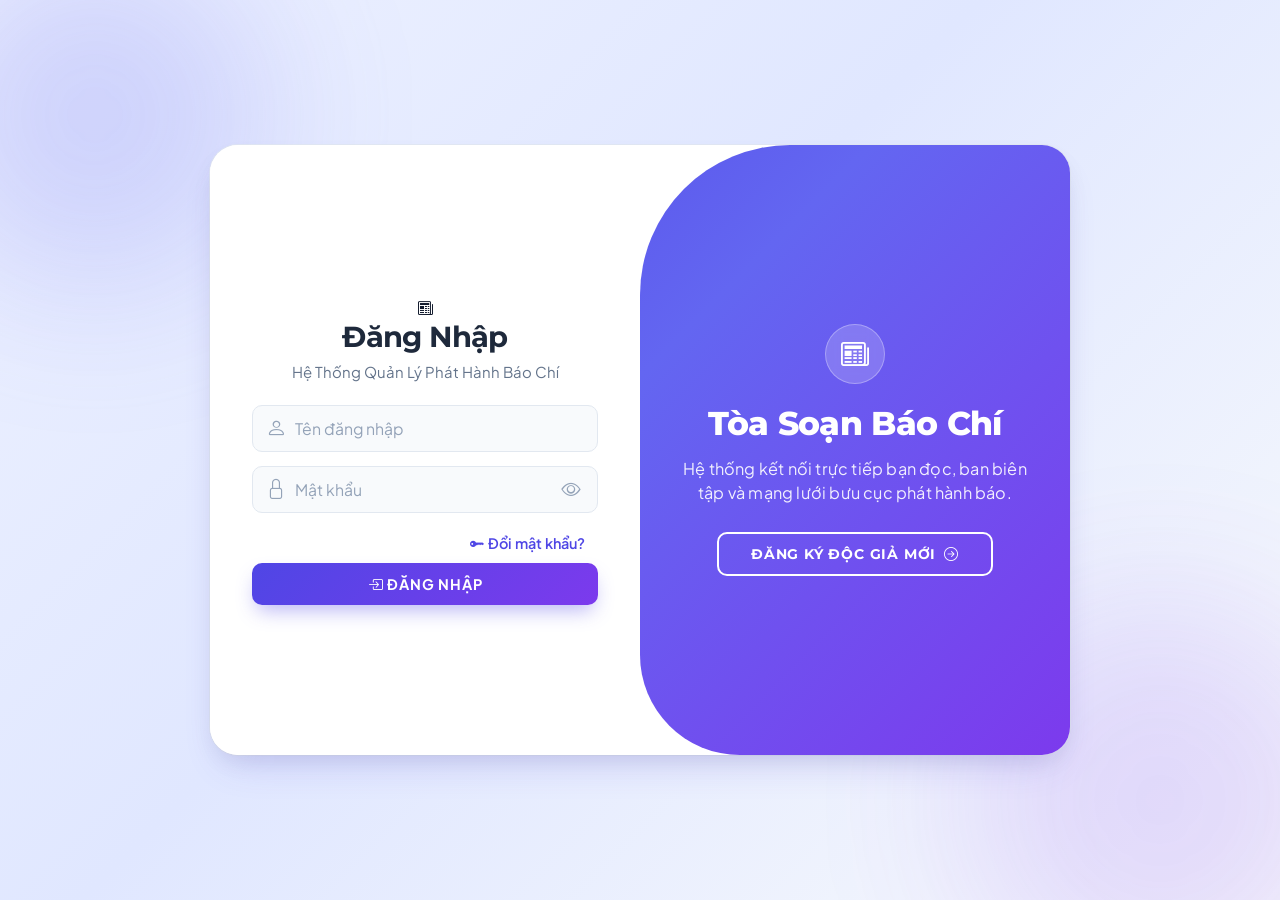
<file: frontend/index.html>
<!DOCTYPE html>
<html lang="vi">
<head>
  <meta charset="UTF-8" />
  <meta name="viewport" content="width=device-width, initial-scale=1.0" />
  <meta name="description" content="Hệ thống Quản lý Phát hành Báo chí & Tạp chí" />
  <title>Đang chuyển hướng... - Quản lý Phát hành Báo chí</title>
  <link rel="icon" href="data:image/svg+xml,<svg xmlns='http://www.w3.org/2000/svg' viewBox='0 0 16 16' fill='%232563eb'><path d='M2 1a1 1 0 0 0-1 1v12a1 1 0 0 0 1 1h12a1 1 0 0 0 1-1V2a1 1 0 0 0-1-1H2zm12-1a2 2 0 0 1 2 2v12a2 2 0 0 1-2 2H2a2 2 0 0 1-2-2V2a2 2 0 0 1 2-2h12z'/><path d='M3.5 3h9a.5.5 0 0 1 0 1h-9a.5.5 0 0 1 0-1zm0 2h9a.5.5 0 0 1 0 1h-9a.5.5 0 0 1 0-1zm0 2h5a.5.5 0 0 1 0 1h-5a.5.5 0 0 1 0-1zm0 2h5a.5.5 0 0 1 0 1h-5a.5.5 0 0 1 0-1zm0 2h9a.5.5 0 0 1 0 1h-9a.5.5 0 0 1 0-1z'/></svg>" />
  <link rel="stylesheet" href="css/chung.css" />
  <link rel="stylesheet" href="css/bo-cuc.css" />
  <script>
    (function() {
      try {
        var raw = sessionStorage.getItem('current_user') || sessionStorage.getItem('nguoi_dung_hien_tai');
        if (raw && JSON.parse(raw)) {
          window.location.replace('trang/tong-quan.html');
        } else {
          window.location.replace('trang/dang-nhap.html');
        }
      } catch (e) {
        window.location.replace('trang/dang-nhap.html');
      }
    })();
  </script>
</head>
<body>
  <main class="can-giua-toan-man" style="display: flex; justify-content: center; align-items: center; min-height: 100vh; background: #f8fafc; font-family: 'Inter', sans-serif;">
    <div class="the the-chuyen-huong van-ban-trung" style="background: #ffffff; padding: 2rem 3rem; border-radius: 1rem; box-shadow: 0 10px 25px -5px rgba(0,0,0,0.1); text-align: center;">
      <div class="quay-vong can-giua" style="width: 48px; height: 48px; border: 4px solid #e2e8f0; border-top-color: #4f46e5; border-radius: 50%; animation: spin 1s linear infinite; margin: 0 auto 1.5rem auto;"></div>
      <h1 class="tieu-de-chuyen-huong" style="font-size: 1.5rem; font-weight: 700; color: #1e293b; margin-bottom: 0.5rem;">Hệ Thống Quản Lý Phát Hành Báo Chí</h1>
      <p class="mo-ta-chuyen-huong" style="color: #64748b; font-size: 0.95rem;">Đang tải và chuyển hướng tới giao diện làm việc...</p>
    </div>
  </main>
  <style>
    @keyframes spin { to { transform: rotate(360deg); } }
  </style>
</body>
</html>
</file>
<file: frontend/css/chung.css>
@charset "UTF-8";
/* ============================================================
   Chống chớp giao diện (FOUC) khi tải hoặc chuyển trang AngularJS
   ============================================================ */
[ng\:cloak], [ng-cloak], [data-ng-cloak], [x-ng-cloak], .ng-cloak, .x-ng-cloak {
  display: none !important;
}

body:not([ng-cloak]) {
  animation: xuatHienTrang 0.15s ease-out;
}

@keyframes xuatHienTrang {
  from {
    opacity: 0;
    transform: translateY(2px);
  }
  to {
    opacity: 1;
    transform: translateY(0);
  }
}

/* ============================================================
   chung.css — Biến CSS, reset và kiểu toàn cục
   Hệ Thống Quản Lý Phát Hành Báo Chí & Tạp Chí
   ============================================================ */

@import url('https://fonts.googleapis.com/css2?family=Inter:wght@300;400;500;600;700;800&display=swap');

/* ── Biến CSS Design System ── */
:root {
  /* Màu chủ đạo (Indigo & Electric Blue) */
  --mau-chinh: #4f46e5;
  --mau-chinh-hover: #4338ca;
  --mau-chinh-dam: #3730a3;
  --mau-chinh-nhat: #e0e7ff;
  --mau-chinh-sang: #eef2ff;
  --mau-chinh-glow: rgba(79, 70, 229, 0.25);

  /* Màu bổ trợ & trạng thái hiện đại */
  --mau-thanh-cong: #10b981;
  --mau-thanh-cong-hover: #059669;
  --mau-thanh-cong-nhat: #d1fae5;
  --mau-thanh-cong-sang: #ecfdf5;

  --mau-canh-bao: #f59e0b;
  --mau-canh-bao-hover: #d97706;
  --mau-canh-bao-nhat: #fef3c7;
  --mau-canh-bao-sang: #fffbeb;

  --mau-nguy-hiem: #f43f5e;
  --mau-nguy-hiem-hover: #e11d48;
  --mau-nguy-hiem-nhat: #ffe4e6;
  --mau-nguy-hiem-sang: #fff1f2;

  --mau-thong-tin: #0ea5e9;
  --mau-thong-tin-hover: #0284c7;
  --mau-thong-tin-nhat: #e0f2fe;
  --mau-thong-tin-sang: #f0f9ff;

  --mau-tim: #8b5cf6;
  --mau-tim-nhat: #ede9fe;
  --mau-tim-sang: #f5f3ff;

  /* Bảng màu xám Slate trung tính cao cấp */
  --xam-50:  #f8fafc;
  --xam-100: #f1f5f9;
  --xam-200: #e2e8f0;
  --xam-300: #cbd5e1;
  --xam-400: #94a3b8;
  --xam-500: #64748b;
  --xam-600: #475569;
  --xam-700: #334155;
  --xam-800: #1e293b;
  --xam-900: #0f172a;
  --xam-950: #020617;

  /* Bề mặt và Văn bản */
  --nen-trang: #ffffff;
  --nen-chinh: #f8fafc;
  --nen-phu: #f1f5f9;
  --van-ban-chinh: #0f172a;
  --van-ban-phu: #475569;
  --van-ban-mo: #94a3b8;
  --duong-vien: #e2e8f0;
  --duong-vien-nhe: #f1f5f9;

  /* Sidebar Dark Theme */
  --sidebar-nen: #0b1120;
  --sidebar-nen-phu: #0f172a;
  --sidebar-nen-hover: rgba(255, 255, 255, 0.06);
  --sidebar-van-ban: #94a3b8;
  --sidebar-van-ban-active: #ffffff;
  --sidebar-accent: #6366f1;
  --sidebar-rong: 285px;
  --sidebar-rong-thu: 72px;

  /* Header Glassmorphism */
  --header-cao: 68px;
  --header-nen: rgba(255, 255, 255, 0.88);
  --header-vien: #e2e8f0;

  /* Bo góc chuẩn */
  --bo-goc-xs: 4px;
  --bo-goc-nho: 8px;
  --bo-goc-vua: 12px;
  --bo-goc-lon: 16px;
  --bo-goc-xl: 20px;
  --bo-goc-tron: 9999px;

  /* Bóng mềm đa lớp (Layered Shadows) */
  --bong-nhe: 0 1px 2px 0 rgba(0, 0, 0, 0.04);
  --bong-nho: 0 2px 4px -1px rgba(0, 0, 0, 0.06), 0 1px 2px -1px rgba(0, 0, 0, 0.04);
  --bong-vua: 0 4px 12px -2px rgba(15, 23, 42, 0.08), 0 2px 6px -2px rgba(15, 23, 42, 0.04);
  --bong-lon: 0 12px 24px -4px rgba(15, 23, 42, 0.10), 0 4px 8px -2px rgba(15, 23, 42, 0.05);
  --bong-xl:  0 24px 38px -6px rgba(15, 23, 42, 0.16), 0 10px 16px -6px rgba(15, 23, 42, 0.08);
  --bong-modal: 0 25px 50px -12px rgba(15, 23, 42, 0.25);
  --bong-chinh: 0 4px 14px 0 var(--mau-chinh-glow);

  /* Khoảng cách */
  --kc-xs: 4px;
  --kc-s:  8px;
  --kc-m:  12px;
  --kc-l:  16px;
  --kc-xl: 24px;
  --kc-xxl: 32px;

  /* Cỡ chữ */
  --font-xs: 0.7rem;
  --font-nho: 0.8rem;
  --font-binh: 0.875rem;
  --font-vua: 1rem;
  --font-lon: 1.125rem;
  --font-xl: 1.25rem;
  --font-xxl: 1.5rem;
  --font-hero: 1.875rem;

  /* Hiệu ứng chuyển động */
  --chuyen-tiep: 180ms cubic-bezier(0.4, 0, 0.2, 1);
  --chuyen-tiep-cham: 280ms cubic-bezier(0.4, 0, 0.2, 1);

  /* Z-index phân tầng */
  --z-sidebar: 100;
  --z-header:  200;
  --z-overlay: 250;
  --z-modal:   300;
  --z-toast:   400;
}

/* ── Reset & Khung nền ── */
*,
*::before,
*::after {
  box-sizing: border-box;
  margin: 0;
  padding: 0;
}

html {
  font-size: 17.6px; /* Tăng 10% cỡ chữ toàn hệ thống (16px * 1.1) */
  scroll-behavior: smooth;
  height: 100%;
}

body {
  font-family: 'Inter', -apple-system, BlinkMacSystemFont, 'Segoe UI', Roboto, sans-serif;
  font-size: var(--font-binh);
  line-height: 1.5;
  color: var(--van-ban-chinh);
  background-color: var(--nen-chinh);
  -webkit-font-smoothing: antialiased;
  -moz-osx-font-smoothing: grayscale;
  min-height: 100%;
}

a {
  color: var(--mau-chinh);
  text-decoration: none;
  transition: color var(--chuyen-tiep);
}
a:hover {
  color: var(--mau-chinh-hover);
}

ul, ol { list-style: none; }
img, svg { display: block; max-width: 100%; }

/* ── Chuẩn hóa Bootstrap Icons & Căn giữa biểu tượng ── */
i.bi, [class^="bi-"], [class*=" bi-"] {
  display: inline-flex !important;
  align-items: center !important;
  justify-content: center !important;
  vertical-align: middle !important;
  line-height: 1 !important;
}

i.bi::before, [class^="bi-"]::before, [class*=" bi-"]::before {
  display: inline-block !important;
  vertical-align: 0 !important; /* Xóa triệt để độ lệch -.125em mặc định kéo icon lệch xuống của Bootstrap Icons */
  line-height: 1 !important;
  margin: 0 !important;
  padding: 0 !important;
}

button {
  cursor: pointer;
  font-family: inherit;
  font-size: var(--font-binh);
  border: none;
  background: none;
  outline: none;
}

input, select, textarea {
  font-family: inherit;
  font-size: var(--font-binh);
}

h1, h2, h3, h4, h5, h6 {
  line-height: 1.3;
  color: var(--van-ban-chinh);
  font-weight: 700;
  letter-spacing: -0.015em;
}

/* ── Tiện ích định dạng ── */
.an { display: none !important; }
.an-ngam { visibility: hidden; }
.van-ban-trung { text-align: center; }
.van-ban-phai { text-align: right; }
.van-ban-trai { text-align: left; }
.chu-dam { font-weight: 600; }
.chu-sieu-dam { font-weight: 700; }

.mau-chinh      { color: var(--mau-chinh); }
.mau-thanh-cong { color: var(--mau-thanh-cong); }
.mau-nguy-hiem  { color: var(--mau-nguy-hiem); }
.mau-canh-bao   { color: var(--mau-canh-bao); }
.mau-thong-tin  { color: var(--mau-thong-tin); }
.mau-tim        { color: var(--mau-tim); }
.mau-phu        { color: var(--van-ban-phu); }
.mau-mo         { color: var(--van-ban-mo); }

/* ── Tinh chỉnh thanh cuộn ── */
::-webkit-scrollbar {
  width: 6px;
  height: 6px;
}
::-webkit-scrollbar-track {
  background: transparent;
}
::-webkit-scrollbar-thumb {
  background: var(--xam-300);
  border-radius: var(--bo-goc-tron);
}
::-webkit-scrollbar-thumb:hover {
  background: var(--xam-400);
}

/* ── Focus rings khả dụng ── */
:focus-visible {
  outline: 2px solid var(--mau-chinh);
  outline-offset: 2px;
}

/* ── Skeleton Loading ── */
.skeleton {
  background: linear-gradient(90deg, #f1f5f9 25%, #e2e8f0 50%, #f1f5f9 75%);
  background-size: 200% 100%;
  animation: skeleton-loading 1.5s infinite;
  border-radius: var(--bo-goc-nho);
}

@keyframes skeleton-loading {
  0%   { background-position: 200% 0; }
  100% { background-position: -200% 0; }
}

/* ── Badge / Thẻ trạng thái sang trọng ── */
.badge {
  display: inline-flex;
  align-items: center;
  gap: 5px;
  padding: 3px 10px;
  border-radius: var(--bo-goc-tron);
  font-size: var(--font-xs);
  font-weight: 600;
  line-height: 1.4;
  white-space: nowrap;
  letter-spacing: 0.02em;
}

.badge-xanh   { background: var(--mau-thanh-cong-sang); color: var(--mau-thanh-cong-hover); border: 1px solid var(--mau-thanh-cong-nhat); }
.badge-do     { background: var(--mau-nguy-hiem-sang);  color: var(--mau-nguy-hiem-hover);  border: 1px solid var(--mau-nguy-hiem-nhat); }
.badge-vang   { background: var(--mau-canh-bao-sang);   color: var(--mau-canh-bao-hover);   border: 1px solid var(--mau-canh-bao-nhat); }
.badge-lam    { background: var(--mau-chinh-sang);      color: var(--mau-chinh-dam);        border: 1px solid var(--mau-chinh-nhat); }
.badge-tim    { background: var(--mau-tim-sang);        color: var(--mau-tim);              border: 1px solid var(--mau-tim-nhat); }
.badge-xam    { background: var(--xam-100);             color: var(--xam-700);              border: 1px solid var(--xam-200); }

/* ── Keyframe Animations ── */
@keyframes fadeIn {
  from { opacity: 0; transform: translateY(6px); }
  to   { opacity: 1; transform: translateY(0); }
}

@keyframes pulseGlow {
  0%, 100% { opacity: 1; transform: scale(1); }
  50%      { opacity: 0.6; transform: scale(1.15); }
}

.fade-in {
  animation: fadeIn 0.25s ease-out forwards;
}

/* ── Tiện ích chuyển hướng & bố cục bổ trợ ── */
.can-giua-toan-man {
  min-height: 100vh;
  display: flex;
  align-items: center;
  justify-content: center;
  padding: var(--kc-l);
  background: var(--nen-chinh);
}

.the-chuyen-huong {
  max-width: 420px;
  width: 100%;
  padding: var(--kc-xxl);
  border-radius: var(--bo-goc-lon);
  box-shadow: var(--bong-m);
}

.tieu-de-chuyen-huong {
  font-size: var(--font-lon);
  font-weight: 700;
  margin: var(--kc-m) 0 var(--kc-xs);
  color: var(--van-ban-chinh);
}

.mo-ta-chuyen-huong {
  font-size: var(--font-binh);
  color: var(--van-ban-phu);
  margin: 0;
}

.can-giua {
  margin-left: auto;
  margin-right: auto;
}

.nen-xam-nhe {
  background-color: var(--xam-50);
}

.pad-l {
  padding: var(--kc-l);
}

.dam-lon {
  font-weight: 700;
}
</file>
<file: frontend/css/bo-cuc.css>
@charset "UTF-8";
/* ============================================================
   bo-cuc.css — Bố cục ứng dụng: Sidebar, Header, Vùng nội dung
   ============================================================ */

/* ── Khung ứng dụng chính ── */
#ung-dung {
  display: flex;
  min-height: 100vh;
  position: relative;
  background-color: var(--nen-chinh);
}

/* ── Overlay mobile cho Sidebar ── */
#overlay-sidebar {
  display: none;
  position: fixed;
  inset: 0;
  background: rgba(15, 23, 42, 0.6);
  z-index: var(--z-overlay);
  backdrop-filter: blur(4px);
  -webkit-backdrop-filter: blur(4px);
}

#overlay-sidebar.hien {
  display: block;
}

/* ── Sidebar Điều hướng Cao cấp (Sticky Flex Layout - Không bao giờ đè nội dung) ── */
#sidebar {
  width: var(--sidebar-rong, 285px);
  min-width: var(--sidebar-rong, 285px);
  max-width: var(--sidebar-rong, 285px);
  height: 100vh;
  background: linear-gradient(180deg, var(--sidebar-nen, #0b1120) 0%, var(--sidebar-nen-phu, #0f172a) 100%);
  display: flex;
  flex-direction: column;
  position: sticky;
  top: 0;
  left: 0;
  z-index: 100;
  flex-shrink: 0;
  transition: width 0.25s ease, min-width 0.25s ease, max-width 0.25s ease;
  overflow: hidden;
  border-right: 1px solid rgba(255, 255, 255, 0.06);
}

#sidebar.thu-gon {
  width: var(--sidebar-rong-thu, 72px);
  min-width: var(--sidebar-rong-thu, 72px);
  max-width: var(--sidebar-rong-thu, 72px);
}

/* Logo Sidebar */
.sidebar-logo {
  display: flex;
  align-items: center;
  gap: 10px;
  padding: 0 14px;
  height: var(--header-cao, 68px);
  border-bottom: 1px solid rgba(255, 255, 255, 0.07);
  flex-shrink: 0;
}

.sidebar-logo-icon {
  width: 38px;
  height: 38px;
  background: linear-gradient(135deg, var(--mau-chinh, #4f46e5), #818cf8);
  border-radius: var(--bo-goc-vua, 10px);
  display: flex;
  align-items: center;
  justify-content: center;
  flex-shrink: 0;
  font-size: 19px;
  color: #fff;
  box-shadow: 0 4px 14px rgba(79, 70, 229, 0.45);
}

.sidebar-logo-ten {
  font-size: 1rem;
  font-weight: 700;
  color: #ffffff;
  white-space: nowrap;
  overflow: hidden;
  text-overflow: ellipsis;
  flex: 1;
  letter-spacing: -0.01em;
  transition: opacity var(--chuyen-tiep-cham);
}

#sidebar.thu-gon .sidebar-logo {
  justify-content: center;
  padding: 0 10px;
}

#sidebar.thu-gon .sidebar-logo-ten {
  display: none !important;
}

#sidebar.thu-gon .sidebar-logo-icon {
  display: none !important;
}

#sidebar.thu-gon #nut-thu-gon-sidebar {
  width: 36px;
  height: 36px;
  margin: 0 auto;
  border-radius: var(--bo-goc-vua);
  background: rgba(255, 255, 255, 0.12);
  color: #ffffff;
}

#sidebar.thu-gon .sidebar-footer {
  padding: 10px 0;
}

#sidebar.thu-gon .sidebar-user-card {
  justify-content: center !important;
  padding: 0.5rem 0 !important;
}

#sidebar.thu-gon .sidebar-user-card > a {
  justify-content: center !important;
}

#sidebar.thu-gon .sidebar-user-card > a > div:nth-child(2) {
  display: none !important;
}

#sidebar.thu-gon .sidebar-user-card > button {
  display: none !important;
}

#nut-thu-gon-sidebar {
  width: 28px;
  height: 28px;
  border-radius: var(--bo-goc-nho);
  display: flex;
  align-items: center;
  justify-content: center;
  background: rgba(255, 255, 255, 0.05);
  border: 1px solid rgba(255, 255, 255, 0.1);
  color: var(--xam-300);
  transition: all var(--chuyen-tiep);
  cursor: pointer;
}
#nut-thu-gon-sidebar:hover {
  background: rgba(255, 255, 255, 0.15);
  color: #ffffff;
}

/* Nội dung Menu Sidebar */
.sidebar-noi-dung {
  flex: 1;
  overflow-y: auto;
  overflow-x: hidden;
  padding: var(--kc-m) 0;
}

/* Nhóm menu */
.sidebar-nhom {
  margin-bottom: var(--kc-m);
}

.sidebar-nhom-ten {
  font-size: 11px;
  font-weight: 700;
  text-transform: uppercase;
  letter-spacing: 0.08em;
  color: var(--xam-500);
  padding: var(--kc-xs) var(--kc-l);
  margin-bottom: 4px;
  white-space: nowrap;
  overflow: hidden;
  transition: opacity var(--chuyen-tiep-cham);
}

#sidebar.thu-gon .sidebar-nhom-ten {
  opacity: 0;
  height: 0;
  padding: 0;
  margin: 0;
}

/* Mục menu */
a.menu-muc,
.menu-muc {
  display: flex;
  align-items: center;
  gap: var(--kc-m);
  padding: 10px 14px;
  margin: 3px var(--kc-s);
  border-radius: var(--bo-goc-vua);
  color: #94a3b8 !important;
  cursor: pointer;
  transition: all var(--chuyen-tiep);
  white-space: nowrap;
  position: relative;
  text-decoration: none;
  font-weight: 500;
  font-size: var(--font-binh);
}

a.menu-muc:hover,
.menu-muc:hover {
  background: rgba(255, 255, 255, 0.08) !important;
  color: #ffffff !important;
  transform: translateX(2px);
}

a.menu-muc.active,
.menu-muc.active {
  background: linear-gradient(135deg, var(--mau-chinh), #6366f1) !important;
  color: #ffffff !important;
  font-weight: 600;
  box-shadow: 0 4px 14px rgba(79, 70, 229, 0.35);
}

.menu-muc-icon {
  font-size: 18px;
  width: 24px;
  text-align: center;
  flex-shrink: 0;
  display: flex;
  align-items: center;
  justify-content: center;
  opacity: 0.9;
}

.menu-muc.active .menu-muc-icon {
  opacity: 1;
}

.menu-muc-nhan {
  transition: opacity var(--chuyen-tiep-cham);
  overflow: hidden;
  text-overflow: ellipsis;
  white-space: nowrap;
}

#sidebar.thu-gon .menu-muc-nhan {
  opacity: 0;
  width: 0;
  pointer-events: none;
}

#sidebar.thu-gon .menu-muc {
  justify-content: center;
  margin: 4px 8px;
  padding: 10px 0;
}

/* Tooltip khi thu gọn */
#sidebar.thu-gon .menu-muc:hover::after {
  content: attr(data-tooltip);
  position: absolute;
  left: calc(var(--sidebar-rong-thu) + 10px);
  background: var(--xam-900);
  color: #fff;
  font-size: var(--font-nho);
  font-weight: 500;
  padding: 6px 12px;
  border-radius: var(--bo-goc-nho);
  white-space: nowrap;
  z-index: 999;
  box-shadow: var(--bong-lon);
  border: 1px solid rgba(255, 255, 255, 0.1);
  pointer-events: none;
  animation: fadeIn 0.15s ease-out;
}

/* Footer Sidebar */
.sidebar-footer {
  padding: var(--kc-m);
  border-top: 1px solid rgba(255, 255, 255, 0.07);
  flex-shrink: 0;
}

.sidebar-user-info {
  display: flex;
  align-items: center;
  gap: var(--kc-m);
  padding: 8px 12px;
  border-radius: var(--bo-goc-vua);
  background: rgba(255, 255, 255, 0.04);
  border: 1px solid rgba(255, 255, 255, 0.05);
}

.sidebar-user-avatar {
  width: 38px;
  height: 38px;
  border-radius: 50%;
  background: linear-gradient(135deg, #6366f1, #a855f7);
  display: flex;
  align-items: center;
  justify-content: center;
  color: #fff;
  font-size: 15px;
  font-weight: 700;
  flex-shrink: 0;
  box-shadow: 0 2px 8px rgba(99, 102, 241, 0.3);
}

.sidebar-user-ten {
  flex: 1;
  overflow: hidden;
  transition: opacity var(--chuyen-tiep-cham);
}

.sidebar-user-ten .ten {
  font-size: var(--font-binh);
  font-weight: 600;
  color: #fff;
  white-space: nowrap;
  overflow: hidden;
  text-overflow: ellipsis;
}

.sidebar-user-ten .vai-tro {
  font-size: var(--font-xs);
  color: var(--xam-400);
}

#sidebar.thu-gon .sidebar-user-ten {
  opacity: 0;
  width: 0;
  overflow: hidden;
}

/* ── Vùng nội dung chính (Tự co giãn chuẩn Flexbox, không bị che khuất) ── */
#vung-chinh {
  flex: 1 1 0%;
  min-width: 0;
  width: auto;
  margin-left: 0 !important;
  display: flex;
  flex-direction: column;
  min-height: 100vh;
  box-sizing: border-box;
  background-color: var(--nen-chinh, #f8fafc);
}

#vung-chinh.mo-rong {
  margin-left: 0 !important;
  width: auto;
}

/* ── Header Hiện đại với Glassmorphism ── */
#header {
  height: var(--header-cao);
  background: var(--header-nen);
  backdrop-filter: blur(12px);
  -webkit-backdrop-filter: blur(12px);
  border-bottom: 1px solid var(--header-vien);
  display: flex;
  align-items: center;
  padding: 0 var(--kc-xl);
  gap: var(--kc-l);
  position: sticky;
  top: 0;
  z-index: var(--z-header);
  box-shadow: var(--bong-nhe);
}

.header-btn-menu {
  width: 38px;
  height: 38px;
  border-radius: var(--bo-goc-vua);
  display: flex;
  align-items: center;
  justify-content: center;
  color: var(--van-ban-phu);
  background: var(--xam-100);
  border: 1px solid var(--xam-200);
  transition: all var(--chuyen-tiep);
  flex-shrink: 0;
  font-size: 18px;
}

.header-btn-menu:hover {
  background: var(--xam-200);
  color: var(--van-ban-chinh);
}

.header-tieu-de {
  flex: 1;
  min-width: 0;
}

.header-tieu-de h1 {
  font-size: var(--font-lon);
  font-weight: 800;
  color: var(--van-ban-chinh);
  letter-spacing: -0.015em;
  margin-bottom: 2px;
}

.header-tieu-de .duong-dan {
  font-size: var(--font-nho);
  color: var(--van-ban-mo);
  font-weight: 500;
}

.header-hành-dong {
  display: flex;
  align-items: center;
  gap: var(--kc-m);
}

/* Cảnh báo phiên JWT làm việc */
.canh-bao-phien {
  display: none;
  align-items: center;
  gap: 8px;
  padding: 5px 12px;
  border-radius: var(--bo-goc-tron);
  font-size: var(--font-nho);
  font-weight: 600;
  background: #fef3c7;
  color: #b45309;
  border: 1px solid #fde68a;
  box-shadow: 0 1px 2px rgba(0,0,0,0.05);
}

.canh-bao-phien.hien {
  display: inline-flex;
}

.canh-bao-phien .nut-gia-han {
  background: #d97706;
  color: #fff;
  border: none;
  border-radius: 4px;
  padding: 3px 8px;
  font-size: 11px;
  font-weight: 600;
  cursor: pointer;
  transition: all 0.15s ease;
  display: inline-flex;
  align-items: center;
  gap: 4px;
}

.canh-bao-phien .nut-gia-han:hover {
  background: #b45309;
  transform: translateY(-1px);
}

.header-thong-tin-user {
  display: flex;
  align-items: center;
  gap: var(--kc-s);
  padding: 5px 12px;
  border-radius: var(--bo-goc-tron);
  background: var(--xam-100);
  border: 1px solid var(--xam-200);
}

.header-user-avatar {
  width: 30px;
  height: 30px;
  border-radius: 50%;
  background: linear-gradient(135deg, var(--mau-chinh), #8b5cf6);
  display: flex;
  align-items: center;
  justify-content: center;
  color: #fff;
  font-size: 13px;
  font-weight: 700;
  flex-shrink: 0;
}

.header-user-ten {
  font-size: var(--font-binh);
  font-weight: 600;
  color: var(--van-ban-chinh);
}

.header-user-vai-tro {
  font-size: var(--font-xs);
  color: var(--van-ban-phu);
}

/* ── Nội dung trang ── */
#noi-dung-trang {
  flex: 1;
  padding: var(--kc-xl);
  overflow-y: auto;
  animation: fadeIn 0.2s ease-out;
}

/* ── Trang Đăng nhập Cao cấp ── */
#trang-dang-nhap {
  min-height: 100vh;
  background: radial-gradient(circle at 80% 20%, rgba(99, 102, 241, 0.22) 0%, transparent 40%),
              radial-gradient(circle at 20% 80%, rgba(14, 165, 233, 0.15) 0%, transparent 45%),
              linear-gradient(145deg, #090d16 0%, #0f172a 50%, #1e1b4b 100%);
  display: flex;
  align-items: center;
  justify-content: center;
  padding: var(--kc-xl);
  position: relative;
  overflow: hidden;
}

.dang-nhap-the {
  width: 100%;
  max-width: 440px;
  background: rgba(15, 23, 42, 0.75);
  backdrop-filter: blur(24px);
  -webkit-backdrop-filter: blur(24px);
  border: 1px solid rgba(255, 255, 255, 0.12);
  border-radius: var(--bo-goc-xl);
  padding: var(--kc-xxl);
  box-shadow: 0 30px 60px -12px rgba(0, 0, 0, 0.6), 0 0 40px rgba(99, 102, 241, 0.15);
  position: relative;
  z-index: 1;
  animation: modal-hien 0.3s cubic-bezier(0.16, 1, 0.3, 1);
}
</file>
